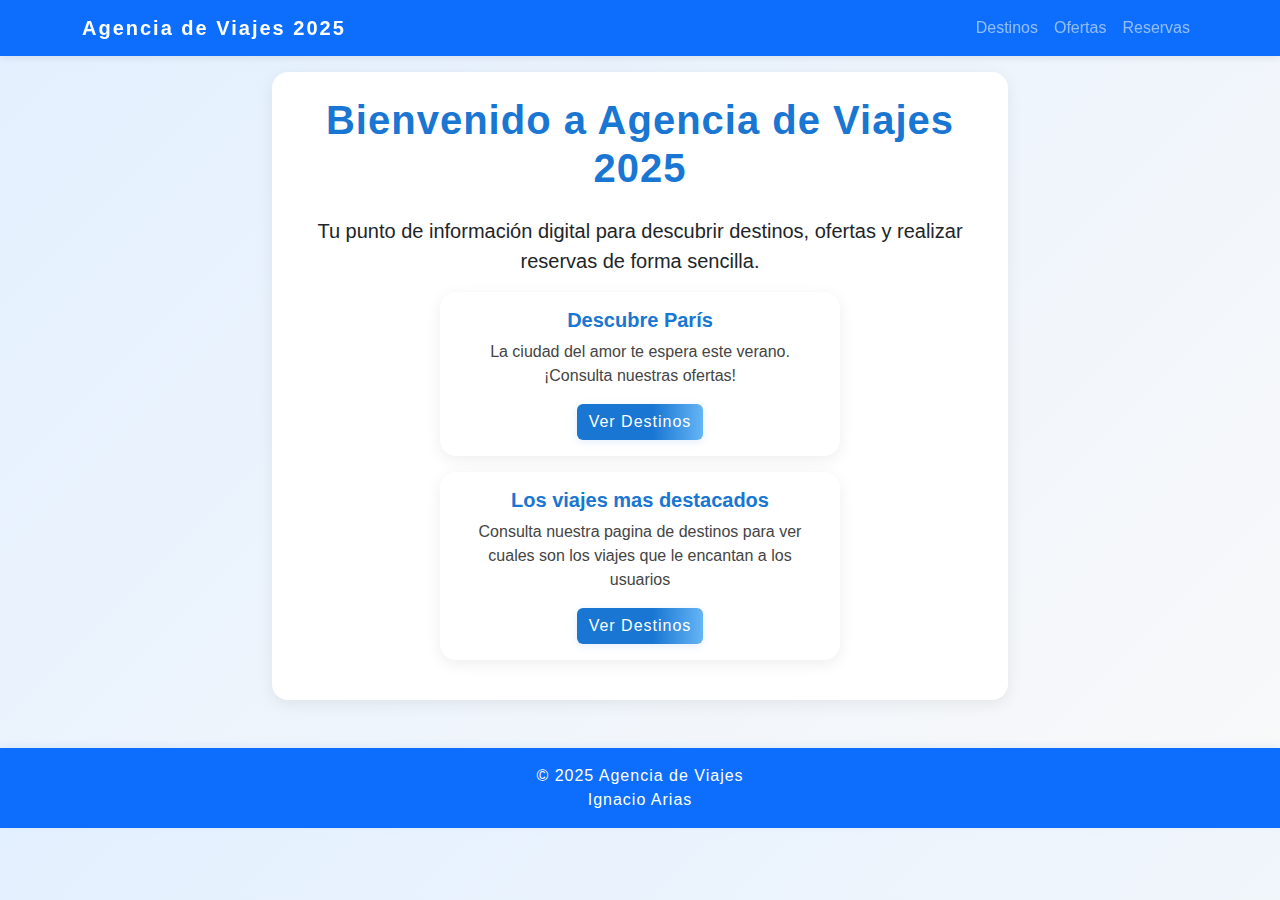
<file: Actividad evaluable/index.html>
<!DOCTYPE html>
<html lang="es">

<head>
    <meta charset="UTF-8">
    <meta name="viewport" content="width=device-width, initial-scale=1">
    <title>Agencia de Viajes 2025</title>
    <link href="https://cdn.jsdelivr.net/npm/bootstrap@5.3.2/dist/css/bootstrap.min.css" rel="stylesheet">
    <link rel="stylesheet" href="css/style.css">
</head>

<body>
    <nav class="navbar navbar-expand-lg navbar-dark bg-primary fixed-top">
        <div class="container">
            <a class="navbar-brand" href="index.html">Agencia de Viajes 2025</a>
            <button class="navbar-toggler" type="button" data-bs-toggle="collapse" data-bs-target="#navbarNav">
                <span class="navbar-toggler-icon"></span>
            </button>
            <div class="collapse navbar-collapse" id="navbarNav">
                <ul class="navbar-nav ms-auto">
                    <li class="nav-item"><a class="nav-link" href="Destinos.html">Destinos</a></li>
                    <li class="nav-item"><a class="nav-link" href="Ofertas.html">Ofertas</a></li>
                    <li class="nav-item"><a class="nav-link" href="Reservas.html">Reservas</a></li>
                </ul>
            </div>
        </div>
    </nav>
    <br>

    <main class="container mt-5">
        <div class="row justify-content-center">
            <div class="col-md-8">
                <div class="card text-center p-4">
                    <h1 class="mb-4">Bienvenido a Agencia de Viajes 2025</h1>
                    <p class="lead">Tu punto de información digital para descubrir destinos, ofertas y realizar reservas
                        de forma sencilla.</p>
                    <!-- Componente visual reutilizable: ejemplo de tarjeta de destino -->
                    <div class="card mb-3 mx-auto" style="max-width: 400px;">
                        <div class="card-body">
                            <h5 class="card-title">Descubre París</h5>
                            <p class="card-text">La ciudad del amor te espera este verano. ¡Consulta nuestras ofertas!
                            </p>
                            <a href="Destinos.html" class="btn btn-primary">Ver Destinos</a>
                        </div>
                    </div>
                    <div class="card mb-3 mx-auto" style="max-width: 400px;">
                        <div class="card-body">
                            <h5 class="card-title">Los viajes mas destacados</h5>
                            <p class="card-text">Consulta nuestra pagina de destinos para ver cuales son los viajes que
                                le encantan a los usuarios</p>
                            <a href="Destinos.html" class="btn btn-primary">Ver Destinos</a>
                        </div>
                    </div>
                </div>

            </div>
        </div>
    </main>

    <footer class="bg-primary text-white text-center py-3 mt-5">
        © 2025 Agencia de Viajes
        <br>
        Ignacio Arias
    </footer>

    <script src="https://cdn.jsdelivr.net/npm/bootstrap@5.3.2/dist/js/bootstrap.bundle.min.js"></script>
</body>

</html>
</file>
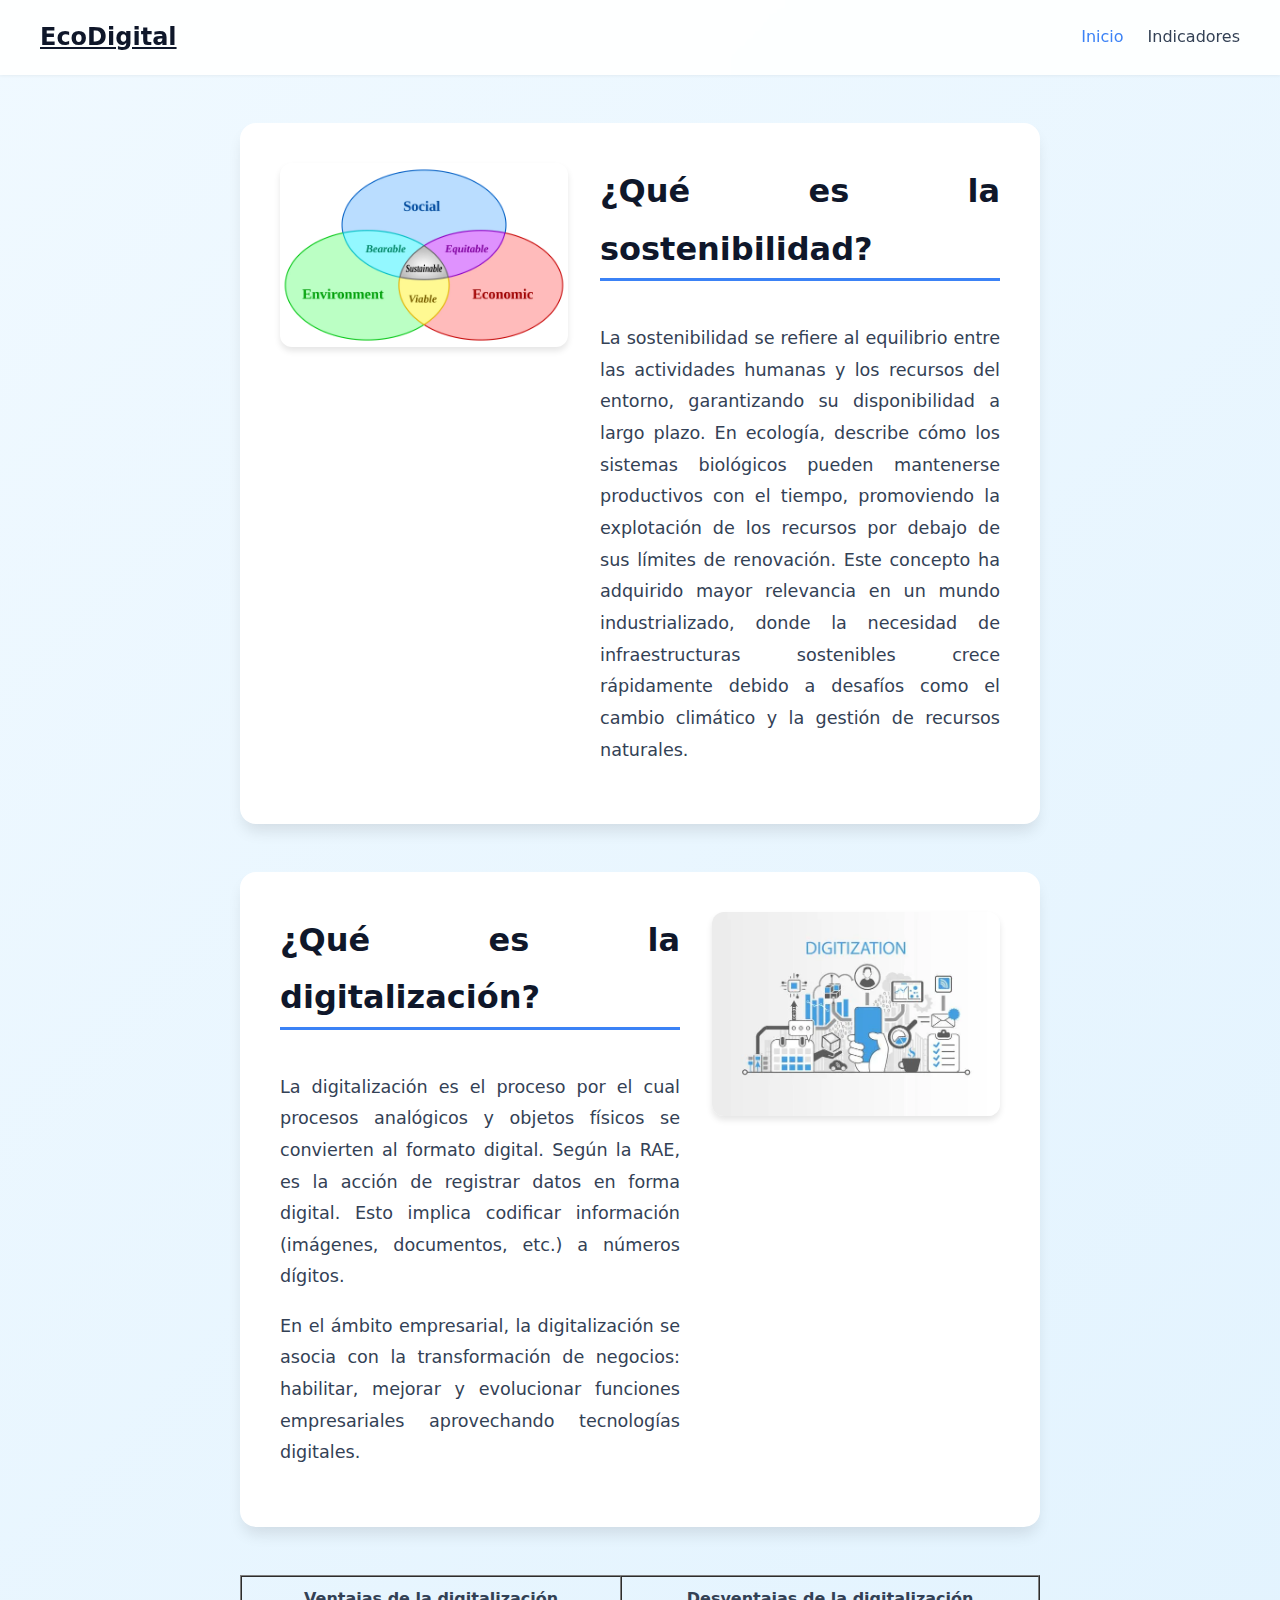
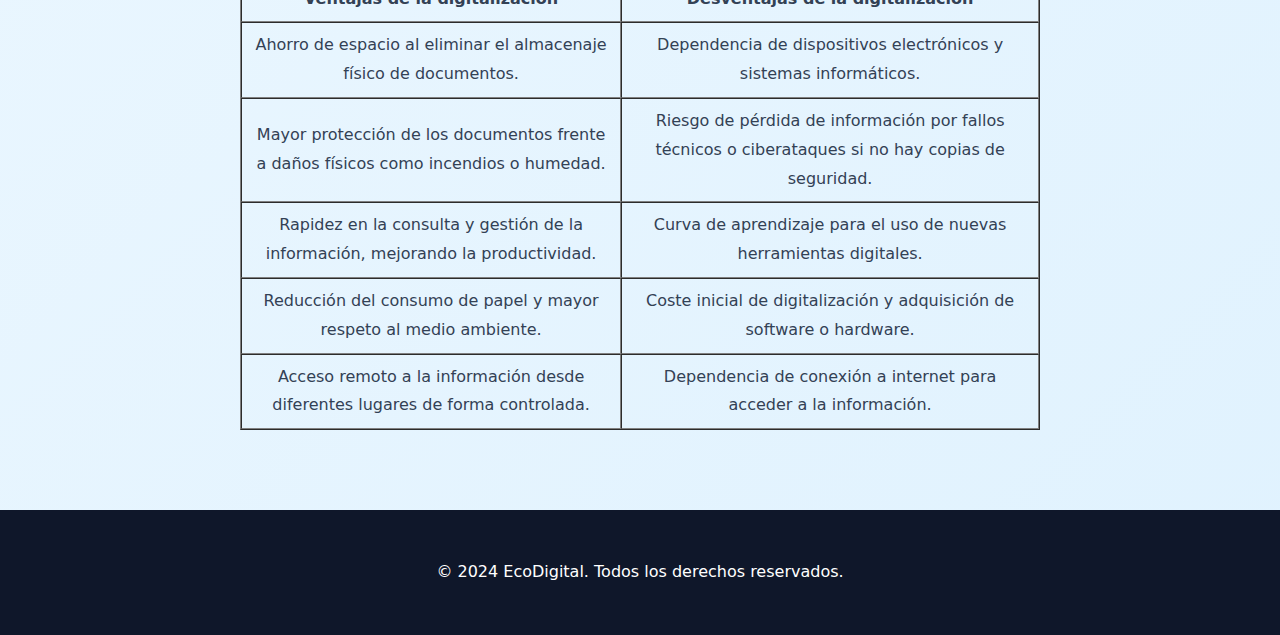
<file: AE2_DI/index.html>
<!DOCTYPE html>
<html lang="en">

<head>
    <meta charset="UTF-8">
    <meta name="viewport" content="width=device-width, initial-scale=1.0">
    <title>EcoDigital - Sostenibilidad y Digitalización</title>
    <link rel="stylesheet" href="css/index.css">
</head>

<body>
    <header>
        <nav>
            <a href="index.html" class="logo">EcoDigital</a>
            <div class="nav-links">
                <a href="index.html" class="nav-link active">Inicio</a>
                <a href="Indicadores.html" class="nav-link">Indicadores</a>
            </div>
        </nav>
    </header>

    <main class="main-content">
        <section>
            <div class="content-block">
                <img src="img/Sostenibilidad.webp" alt="Imagen de Sostenibilidad">
                <div class="content-text">
                    <h2>¿Qué es la sostenibilidad?</h2>
                    <p>
                        La sostenibilidad se refiere al equilibrio entre las actividades humanas y los recursos del
                        entorno,
                        garantizando su disponibilidad a largo plazo. En ecología, describe cómo los sistemas biológicos
                        pueden
                        mantenerse productivos con el tiempo, promoviendo la explotación de los recursos por debajo de
                        sus límites
                        de renovación. Este concepto ha adquirido mayor relevancia en un mundo industrializado, donde la
                        necesidad
                        de infraestructuras sostenibles crece rápidamente debido a desafíos como el cambio climático y
                        la gestión de
                        recursos naturales.
                    </p>
                </div>
            </div>
        </section>

        <section>
            <div class="content-block reverse">
                <img src="img/Digitilazacion.webp" alt="Imagen de Digitalización">
                <div class="content-text">
                    <h2>¿Qué es la digitalización?</h2>
                    <p>
                        La digitalización es el proceso por el cual procesos analógicos y objetos físicos se convierten
                        al formato
                        digital. Según la RAE, es la acción de registrar datos en forma digital. Esto implica codificar
                        información
                        (imágenes, documentos, etc.) a números dígitos.
                    </p>
                    <p>
                        En el ámbito empresarial, la digitalización se asocia con la transformación de negocios:
                        habilitar, mejorar
                        y evolucionar funciones empresariales aprovechando tecnologías digitales.
                    </p>
                </div>
            </div>
        </section>

        <div style="text-align: center; margin-bottom: 2rem;">
            <table border="1" cellpadding="8" cellspacing="0">
                <thead>
                    <tr>
                        <th>Ventajas de la digitalización</th>
                        <th>Desventajas de la digitalización</th>
                    </tr>
                </thead>
                <tbody>
                    <tr>
                        <td>Ahorro de espacio al eliminar el almacenaje físico de documentos.</td>
                        <td>Dependencia de dispositivos electrónicos y sistemas informáticos.</td>
                    </tr>
                    <tr>
                        <td>Mayor protección de los documentos frente a daños físicos como incendios o humedad.</td>
                        <td>Riesgo de pérdida de información por fallos técnicos o ciberataques si no hay copias de
                            seguridad.</td>
                    </tr>
                    <tr>
                        <td>Rapidez en la consulta y gestión de la información, mejorando la productividad.</td>
                        <td>Curva de aprendizaje para el uso de nuevas herramientas digitales.</td>
                    </tr>
                    <tr>
                        <td>Reducción del consumo de papel y mayor respeto al medio ambiente.</td>
                        <td>Coste inicial de digitalización y adquisición de software o hardware.</td>
                    </tr>
                    <tr>
                        <td>Acceso remoto a la información desde diferentes lugares de forma controlada.</td>
                        <td>Dependencia de conexión a internet para acceder a la información.</td>
                    </tr>
                </tbody>
            </table>

        </div>

    </main>

    <footer>
        <p>&copy; 2024 EcoDigital. Todos los derechos reservados.</p>
    </footer>
</body>

</html>
</file>
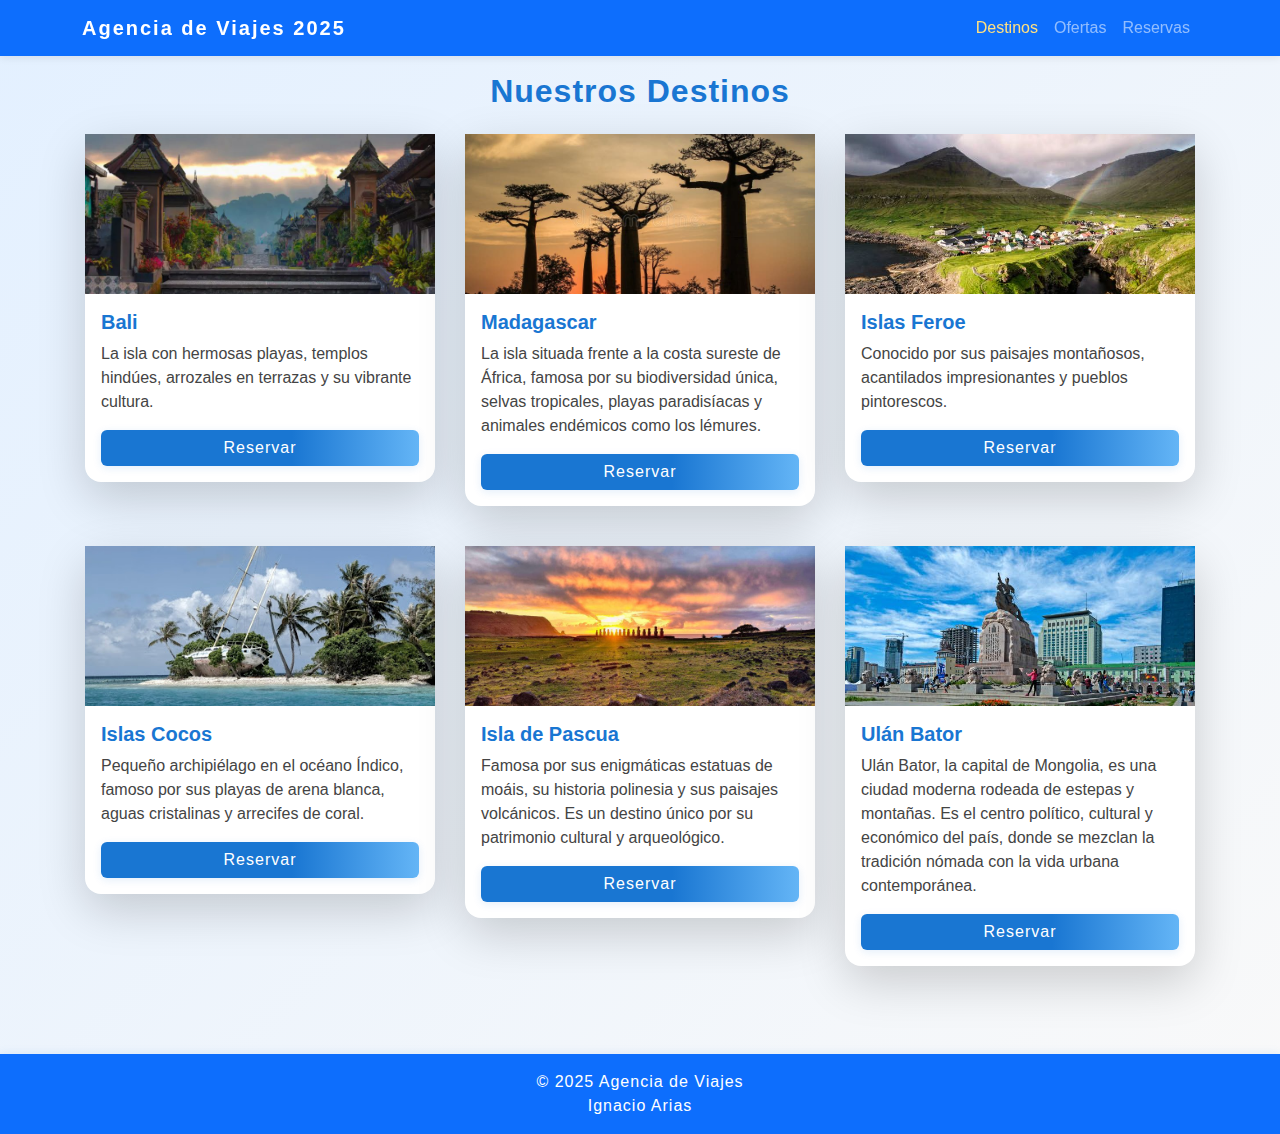
<file: Actividad evaluable/Destinos.html>
<!DOCTYPE html>
<html lang="es">

<head>
    <meta charset="UTF-8">
    <meta name="viewport" content="width=device-width, initial-scale=1">
    <title>Destinos | Agencia de Viajes 2025</title>
    <link href="https://cdn.jsdelivr.net/npm/bootstrap@5.3.2/dist/css/bootstrap.min.css" rel="stylesheet">
    <link rel="stylesheet" href="css/style.css">
</head>

<body>
    <nav class="navbar navbar-expand-lg navbar-dark bg-primary fixed-top">
        <div class="container">
            <a class="navbar-brand" href="index.html">Agencia de Viajes 2025</a>
            <button class="navbar-toggler" type="button" data-bs-toggle="collapse" data-bs-target="#navbarNav">
                <span class="navbar-toggler-icon"></span>
            </button>
            <div class="collapse navbar-collapse" id="navbarNav">
                <ul class="navbar-nav ms-auto">
                    <li class="nav-item"><a class="nav-link active" href="Destinos.html">Destinos</a></li>
                    <li class="nav-item"><a class="nav-link" href="Ofertas.html">Ofertas</a></li>
                    <li class="nav-item"><a class="nav-link" href="Reservas.html">Reservas</a></li>
                </ul>
            </div>
        </div>
    </nav>
    <br>

    <main class="container mt-5">
        <h2 class="text-center mb-4">Nuestros Destinos</h2>
        <div class="row justify-content-center">
            <div class="col-md-4 mb-3">
                <div class="card destino-panel shadow-lg mb-4 mx-auto" style="max-width: 350px;">
                    <img src="img/bali.png" alt="Bali" style="height: 160px; object-fit: cover;">
                    <div class="card-body">
                        <h5 class="card-title">Bali</h5>
                        <p class="card-text">La isla con hermosas playas, templos hindúes, arrozales en terrazas y su
                            vibrante cultura.</p>
                        <a href="Reservas.html" class="btn btn-primary w-100">Reservar</a>
                    </div>
                </div>
            </div>
            <div class="col-md-4 mb-3">
                <div class="card destino-panel shadow-lg mb-4 mx-auto" style="max-width: 350px;">
                    <img src="img/madagascar.png" alt="Madagascar" style="height: 160px; object-fit: cover;">
                    <div class="card-body">
                        <h5 class="card-title">Madagascar</h5>
                        <p class="card-text">La isla situada frente a la costa sureste de África, famosa por su
                            biodiversidad única, selvas tropicales, playas paradisíacas y animales endémicos como los
                            lémures.</p>
                        <a href="Reservas.html" class="btn btn-primary w-100">Reservar</a>
                    </div>
                </div>
            </div>
            <div class="col-md-4 mb-3">
                <div class="card destino-panel shadow-lg mb-4 mx-auto" style="max-width: 350px;">
                    <img src="img/Islas Feroe.png" alt="Islas Feroe" style="height: 160px; object-fit: cover;">
                    <div class="card-body">
                        <h5 class="card-title">Islas Feroe</h5>
                        <p class="card-text">Conocido por sus paisajes montañosos, acantilados impresionantes y pueblos
                            pintorescos.</p>
                        <a href="Reservas.html" class="btn btn-primary w-100">Reservar</a>
                    </div>
                </div>
            </div>
            <div class="col-md-4 mb-3">
                <div class="card destino-panel shadow-lg mb-4 mx-auto" style="max-width: 350px;">
                    <img src="img/islasCocos.png" alt="islasCocos" style="height: 160px; object-fit: cover;">
                    <div class="card-body">
                        <h5 class="card-title">Islas Cocos</h5>
                        <p class="card-text">Pequeño archipiélago en el océano Índico, famoso por sus playas de arena blanca, aguas cristalinas y arrecifes de coral.</p>
                        <a href="Reservas.html" class="btn btn-primary w-100">Reservar</a>
                    </div>
                </div>
            </div>
            <div class="col-md-4 mb-3">
                <div class="card destino-panel shadow-lg mb-4 mx-auto" style="max-width: 350px;">
                    <img src="img/isla de pascua.png" alt="Isla de Pascua" style="height: 160px; object-fit: cover;">
                    <div class="card-body">
                        <h5 class="card-title">Isla de Pascua</h5>
                        <p class="card-text">Famosa por sus enigmáticas estatuas de moáis, su historia polinesia y sus paisajes volcánicos. Es un destino único por su patrimonio cultural y arqueológico.</p>
                        <a href="Reservas.html" class="btn btn-primary w-100">Reservar</a>
                    </div>
                </div>
            </div>
            <div class="col-md-4 mb-3">
                <div class="card destino-panel shadow-lg mb-4 mx-auto" style="max-width: 350px;">
                    <img src="img/Ulán Bator.png" alt="Ulán Bator" style="height: 160px; object-fit: cover;">
                    <div class="card-body">
                        <h5 class="card-title">Ulán Bator</h5>
                        <p class="card-text">Ulán Bator, la capital de Mongolia, es una ciudad moderna rodeada de estepas y montañas. Es el centro político, cultural y económico del país, donde se mezclan la tradición nómada con la vida urbana contemporánea.</p>
                        <a href="Reservas.html" class="btn btn-primary w-100">Reservar</a>
                    </div>
                </div>
            </div>
        </div>
    </main>

    <footer class="bg-primary text-white text-center py-3 mt-5">
        © 2025 Agencia de Viajes
        <br>
        Ignacio Arias
    </footer>

    <script src="https://cdn.jsdelivr.net/npm/bootstrap@5.3.2/dist/js/bootstrap.bundle.min.js"></script>
</body>

</html>
</file>
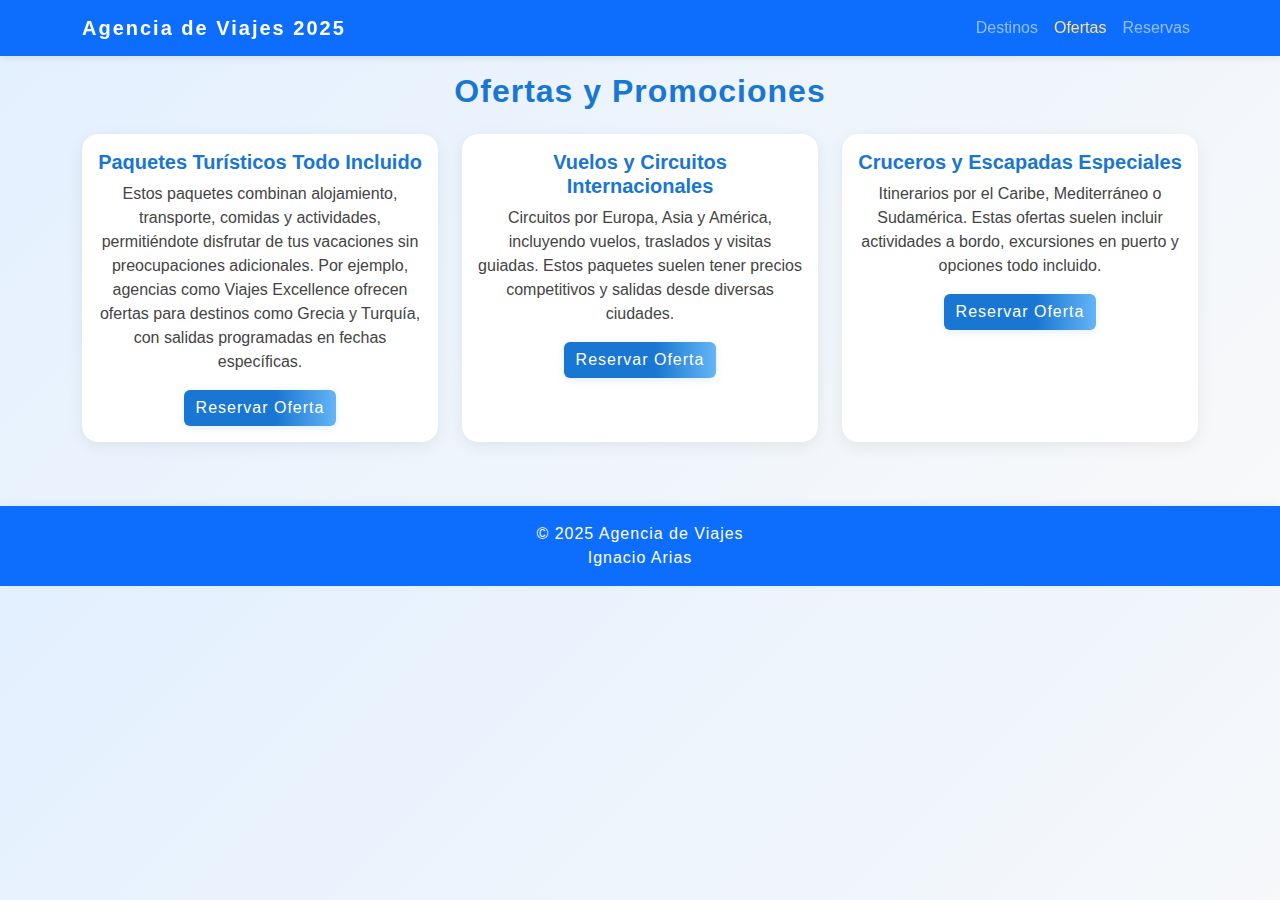
<file: Actividad evaluable/Ofertas.html>
<!DOCTYPE html>
<html lang="es">
<head>
  <meta charset="UTF-8">
  <meta name="viewport" content="width=device-width, initial-scale=1">
  <title>Ofertas | Agencia de Viajes 2025</title>
  <link href="https://cdn.jsdelivr.net/npm/bootstrap@5.3.2/dist/css/bootstrap.min.css" rel="stylesheet">
  <link rel="stylesheet" href="css/style.css">
</head>
<body>
    <nav class="navbar navbar-expand-lg navbar-dark bg-primary fixed-top">
    <div class="container">
      <a class="navbar-brand" href="index.html">Agencia de Viajes 2025</a>
      <button class="navbar-toggler" type="button" data-bs-toggle="collapse" data-bs-target="#navbarNav">
        <span class="navbar-toggler-icon"></span>
      </button>
      <div class="collapse navbar-collapse" id="navbarNav">
        <ul class="navbar-nav ms-auto">
          <li class="nav-item"><a class="nav-link" href="Destinos.html">Destinos</a></li>
          <li class="nav-item"><a class="nav-link active" href="Ofertas.html">Ofertas</a></li>
          <li class="nav-item"><a class="nav-link" href="Reservas.html">Reservas</a></li>
        </ul>
      </div>
    </div>
  </nav>
      <br>


  <main class="container mt-5">
    <h2 class="text-center mb-4">Ofertas y Promociones</h2>
    <div class="row justify-content-center">
      <div class="col-md-4 mb-3">
        <div class="card h-100 text-center">
          <div class="card-body">
            <h5 class="card-title">Paquetes Turísticos Todo Incluido    </h5>
            <p class="card-text">Estos paquetes combinan alojamiento, transporte, comidas y actividades, permitiéndote disfrutar de tus vacaciones sin preocupaciones adicionales. Por ejemplo, agencias como Viajes Excellence ofrecen ofertas para destinos como Grecia y Turquía, con salidas programadas en fechas específicas.</p>
            <a href="Reservas.html" class="btn btn-primary">Reservar Oferta</a>
          </div>
        </div>
      </div>
      <div class="col-md-4 mb-3">
        <div class="card h-100 text-center">
          <div class="card-body">
            <h5 class="card-title">Vuelos y Circuitos Internacionales</h5>
            <p class="card-text">Circuitos por Europa, Asia y América, incluyendo vuelos, traslados y visitas guiadas. Estos paquetes suelen tener precios competitivos y salidas desde diversas ciudades.</p>
            <a href="Reservas.html" class="btn btn-primary">Reservar Oferta</a>
          </div>
        </div>
      </div>
      <div class="col-md-4 mb-3">
        <div class="card h-100 text-center">
          <div class="card-body">
            <h5 class="card-title">Cruceros y Escapadas Especiales</h5>
            <p class="card-text">Itinerarios por el Caribe, Mediterráneo o Sudamérica. Estas ofertas suelen incluir actividades a bordo, excursiones en puerto y opciones todo incluido.</p>
            <a href="Reservas.html" class="btn btn-primary">Reservar Oferta</a>
          </div>
        </div>
      </div>
    </div>
  </main>

  <footer class="bg-primary text-white text-center py-3 mt-5">
    © 2025 Agencia de Viajes
    <br>
    Ignacio Arias
  </footer>

  <script src="https://cdn.jsdelivr.net/npm/bootstrap@5.3.2/dist/js/bootstrap.bundle.min.js"></script>
</body>
</html>
</file>
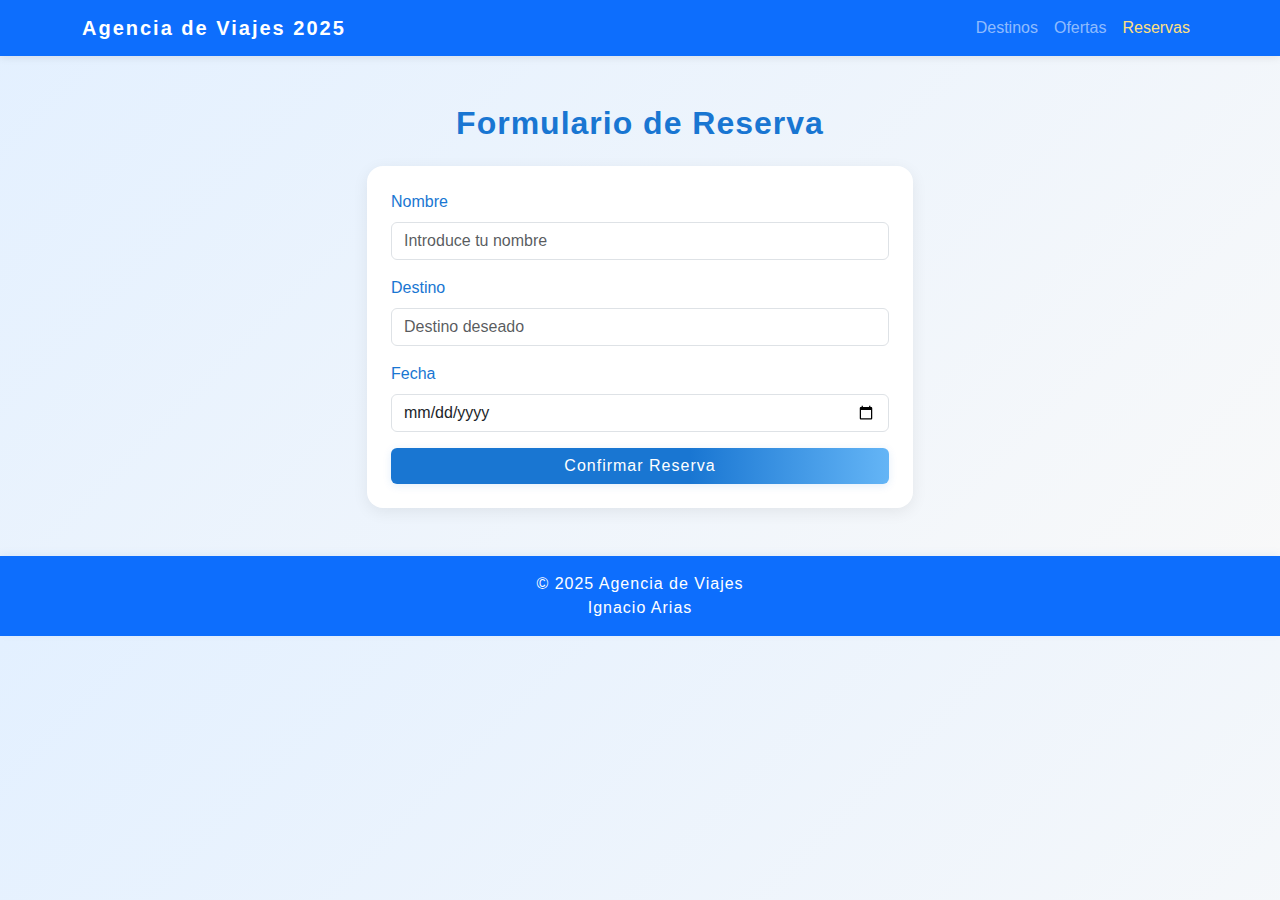
<file: Actividad evaluable/Reservas.html>
<!DOCTYPE html>
<html lang="es">
<head>
  <meta charset="UTF-8">
  <meta name="viewport" content="width=device-width, initial-scale=1">
  <title>Reservas | Agencia de Viajes 2025</title>
  <link href="https://cdn.jsdelivr.net/npm/bootstrap@5.3.2/dist/css/bootstrap.min.css" rel="stylesheet">
  <link rel="stylesheet" href="css/style.css">
</head>
<body>

    <nav class="navbar navbar-expand-lg navbar-dark bg-primary">
    <div class="container">
      <a class="navbar-brand" href="index.html">Agencia de Viajes 2025</a>
      <button class="navbar-toggler" type="button" data-bs-toggle="collapse" data-bs-target="#navbarNav">
        <span class="navbar-toggler-icon"></span>
      </button>
      <div class="collapse navbar-collapse" id="navbarNav">
        <ul class="navbar-nav ms-auto">
          <li class="nav-item"><a class="nav-link" href="Destinos.html">Destinos</a></li>
          <li class="nav-item"><a class="nav-link" href="Ofertas.html">Ofertas</a></li>
          <li class="nav-item"><a class="nav-link active" href="Reservas.html">Reservas</a></li>
        </ul>
      </div>
    </div>
  </nav>

  <main class="container mt-5">
    <h2 class="text-center mb-4">Formulario de Reserva</h2>
    <div class="row justify-content-center">
      <div class="col-md-6">
        <div class="card p-4">
          <form>
            <div class="mb-3">
              <label for="nombre" class="form-label">Nombre</label>
              <input type="text" class="form-control" id="nombre" placeholder="Introduce tu nombre">
            </div>
            <div class="mb-3">
              <label for="destino" class="form-label">Destino</label>
              <input type="text" class="form-control" id="destino" placeholder="Destino deseado">
            </div>
            <div class="mb-3">
              <label for="fecha" class="form-label">Fecha</label>
              <input type="date" class="form-control" id="fecha">
            </div>
            <button type="submit" class="btn btn-primary w-100" onclick="mostrarAlerta(event)">Confirmar Reserva</button>
          </form>
        </div>
      </div>
    </div>
  </main>

  <footer class="bg-primary text-white text-center py-3 mt-5">
    © 2025 Agencia de Viajes
    <br>
    Ignacio Arias
  </footer>

  <script src="https://cdn.jsdelivr.net/npm/bootstrap@5.3.2/dist/js/bootstrap.bundle.min.js"></script>
  <script>
    function mostrarAlerta(e) {
    e.preventDefault();
    alert('¡Reserva realizada con éxito!');
  }
  </script>
</body>
</html>
</file>
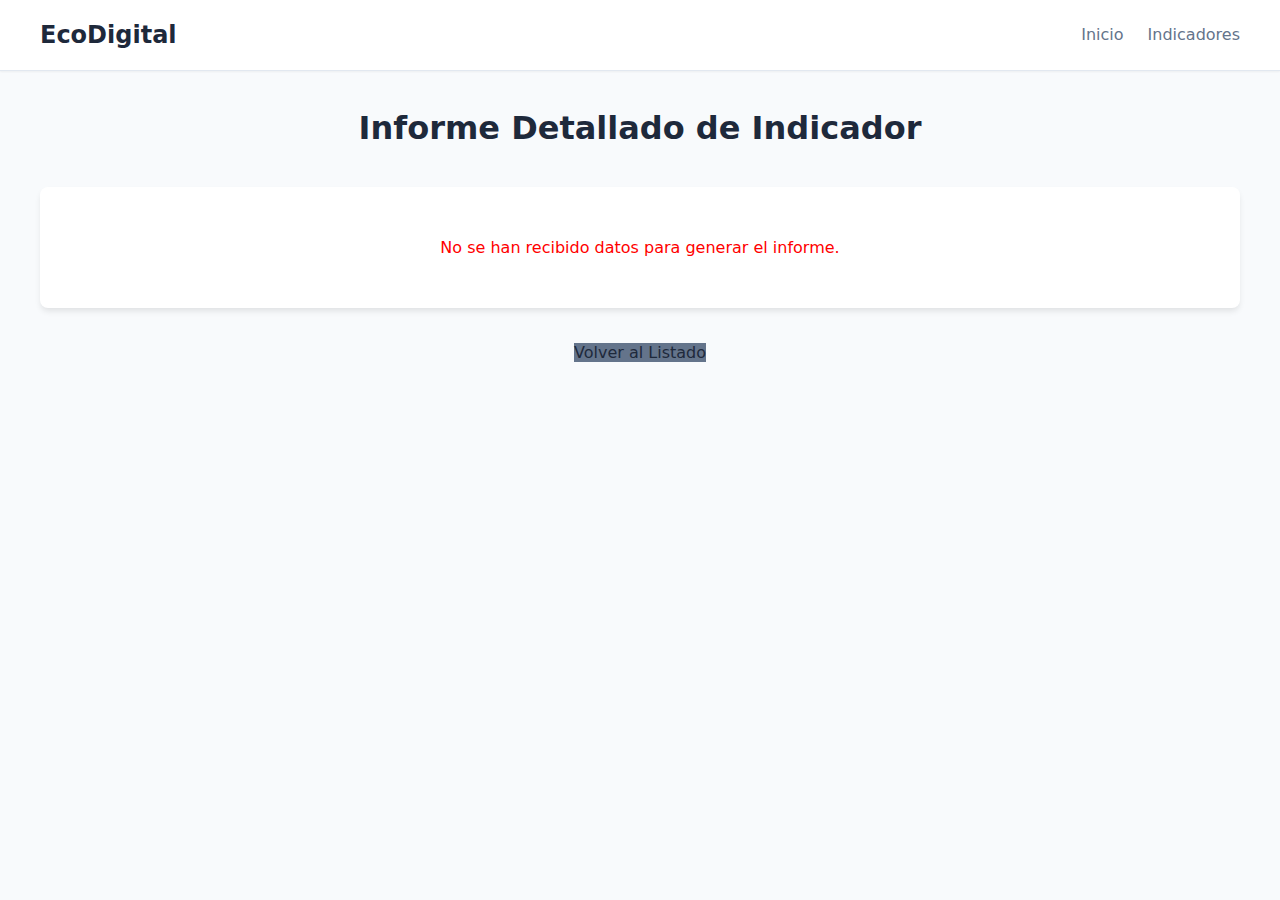
<file: AE2_DI/informe.html>
<!DOCTYPE html>
<html lang="es">

<head>
    <meta charset="UTF-8">
    <meta name="viewport" content="width=device-width, initial-scale=1.0">
    <title>Informe - EcoDigital</title>
    <link rel="stylesheet" href="css/styles.css">
</head>

<body>
    <header>
        <nav>
            <a href="index.html" class="logo">EcoDigital</a>
            <div class="nav-links">
                <a href="index.html" class="nav-link">Inicio</a>
                <a href="Indicadores.html" class="nav-link">Indicadores</a>
            </div>
        </nav>
    </header>

    <div class="container">
        <h1>Informe Detallado de Indicador</h1>

        <div id="report-content"
            style="background: white; padding: 2rem; border-radius: 8px; box-shadow: 0 4px 6px -1px rgba(0,0,0,0.1);">
            <p style="color: #64748b; font-style: italic;">Cargando datos del informe...</p>
        </div>

        <div style="margin-top: 2rem; text-align: center;">
            <a href="Indicadores.html" class="cta-button" style="background-color: #64748b;">Volver al Listado</a>
        </div>
    </div>

    <script>
        document.addEventListener('DOMContentLoaded', () => {
            const params = new URLSearchParams(window.location.search);
            const reportContent = document.getElementById('report-content');

            if (!params.has('id')) {
                reportContent.innerHTML = '<p style="color: red; text-align: center;">No se han recibido datos para generar el informe.</p>';
                return;
            }

            // Mapeo de campos a etiquetas legibles
            const labels = {
                id: 'ID del Indicador',
                nombre: 'Nombre',
                tipo: 'Tipo',
                categoria: 'Categoría',
                descripcion: 'Descripción',
                valor: 'Valor Registrado',
                unidad: 'Unidad de Medida',
                fecha: 'Fecha de Registro',
                ambito: 'Ámbito'
            };

            let html = '<div style="display: grid; grid-template-columns: 1fr; gap: 1.5rem;">';

            // Recorremos los parámetros y generamos el HTML
            // Orden preferido de visualización
            const order = ['nombre', 'valor', 'unidad', 'tipo', 'categoria', 'ambito', 'fecha', 'descripcion', 'id'];

            order.forEach(key => {
                const value = params.get(key) || '-';
                const label = labels[key] || key;

                // Estilo especial para ciertos campos
                let valueStyle = 'font-size: 1.1rem; color: #1e293b;';
                if (key === 'nombre') valueStyle = 'font-size: 1.5rem; font-weight: bold; color: #2563eb;';
                if (key === 'valor') valueStyle = 'font-size: 2rem; font-weight: 800; color: #0d9488;';

                html += `
                    <div style="border-bottom: 1px solid #e2e8f0; padding-bottom: 0.5rem;">
                        <span style="display: block; font-size: 0.85rem; color: #64748b; text-transform: uppercase; letter-spacing: 0.05em; margin-bottom: 4px;">${label}</span>
                        <div style="${valueStyle}">${value} ${(key === 'valor' && params.get('unidad')) ? '<span style="font-size: 1rem; color: #64748b;">' + params.get('unidad') + '</span>' : ''}</div>
                    </div>
                `;
            });

            html += '</div>';
            reportContent.innerHTML = html;
        });
    </script>

</body>

</html>
</file>
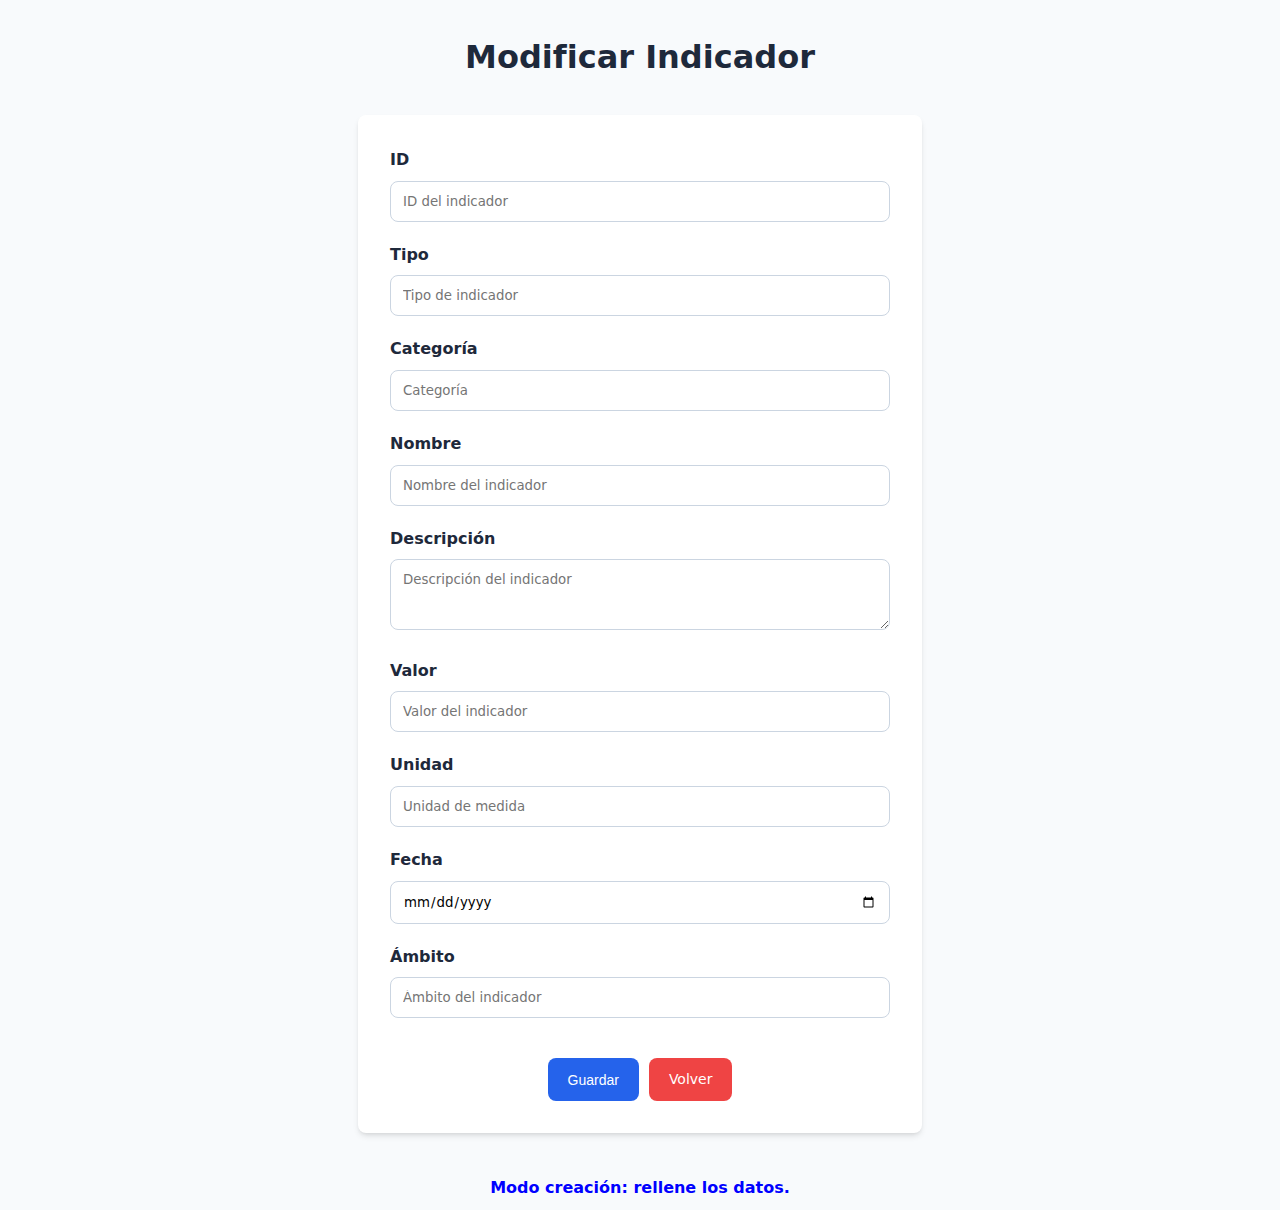
<file: AE2_DI/modificar_indicador.html>
<!DOCTYPE html>
<html lang="es">

<head>
  <meta charset="UTF-8">
  <meta name="viewport" content="width=device-width, initial-scale=1.0">
  <title>Modificar Indicador</title>
  <link rel="stylesheet" href="css/styles.css">
</head>

<body>

  <div class="container">
    <h1>Modificar Indicador</h1>

    <form id="indicadorForm">
      <label for="id">ID</label>
      <input type="text" id="id" name="id" placeholder="ID del indicador" readonly />

      <label for="tipo">Tipo</label>
      <input type="text" id="tipo" name="tipo" placeholder="Tipo de indicador" required />

      <label for="categoria">Categoría</label>
      <input type="text" id="categoria" name="categoria" placeholder="Categoría" required />

      <label for="nombre">Nombre</label>
      <input type="text" id="nombre" name="nombre" placeholder="Nombre del indicador" required />

      <label for="descripcion">Descripción</label>
      <textarea id="descripcion" name="descripcion" placeholder="Descripción del indicador" rows="3"
        required></textarea>

      <label for="valor">Valor</label>
      <input type="text" id="valor" name="valor" placeholder="Valor del indicador" required />

      <label for="unidad">Unidad</label>
      <input type="text" id="unidad" name="unidad" placeholder="Unidad de medida" required />

      <label for="fecha">Fecha</label>
      <input type="date" id="fecha" name="fecha" required />

      <label for="ambito">Ámbito</label>
      <input type="text" id="ambito" name="ambito" placeholder="Ámbito del indicador" required />

      <div style="display: flex; gap: 10px; justify-content: center; margin-top: 20px;">
        <button type="button" onclick="guardarIndicador()" class="btn btn-primary">Guardar</button>
        <a href="Indicadores.html" class="btn btn-danger">Volver</a>
      </div>
    </form>
  </div>


  <div class="message" id="message"></div>

  <script>
    // Lee 'id' desde la query string y, si existe, rellena el formulario
    async function init() {
      const params = new URLSearchParams(window.location.search);
      const id = params.get('id');
      const msg = document.getElementById('message');

      if (id) {
        const inputs = document.querySelectorAll('input, textarea, select');
        inputs.forEach(input => {
          if (params.has(input.name)) {
            let val = params.get(input.name);
            // Ajustar formato de fecha si es necesario (YYYY-MM-DD)
            if (input.type === 'date' && val && val.length > 10) {
              val = val.substring(0, 10);
            }
            input.value = val;
          }
        });

        document.getElementById('id').readOnly = true;
        msg.textContent = 'Datos cargados para modificación.';
        msg.style.color = 'green';

      } else {
        msg.textContent = 'Modo creación: rellene los datos.';
        msg.style.color = 'blue';
      }
    }

    // Enviar formulario: POST para nuevo, PUT para actualizar si hay id
    async function guardarIndicador() {
      const form = document.getElementById("indicadorForm");
      const formData = new FormData(form);
      const indicador = {};

      formData.forEach((value, key) => {
        indicador[key] = value;
      });

      try {
        const response = await fetch("http://localhost:8081/indicador/nuevo", {
          method: "POST",
          headers: {
            "Content-Type": "application/json"
          },
          body: JSON.stringify(indicador)
        });

        if (response.ok) {
          document.getElementById("message").textContent = "Indicador añadido con éxito.";
          document.getElementById("message").style.color = "green";
          form.reset();
        } else {
          const error = await response.text();
          document.getElementById("message").textContent = "Error al añadir indicador: " + error;
          document.getElementById("message").style.color = "red";
        }

      } catch (error) {
        document.getElementById("message").textContent = "Error de red: " + error.message;
        document.getElementById("message").style.color = "red";
      }
    }
    window.addEventListener('DOMContentLoaded', init);
  </script>

</body>

</html>
</file>
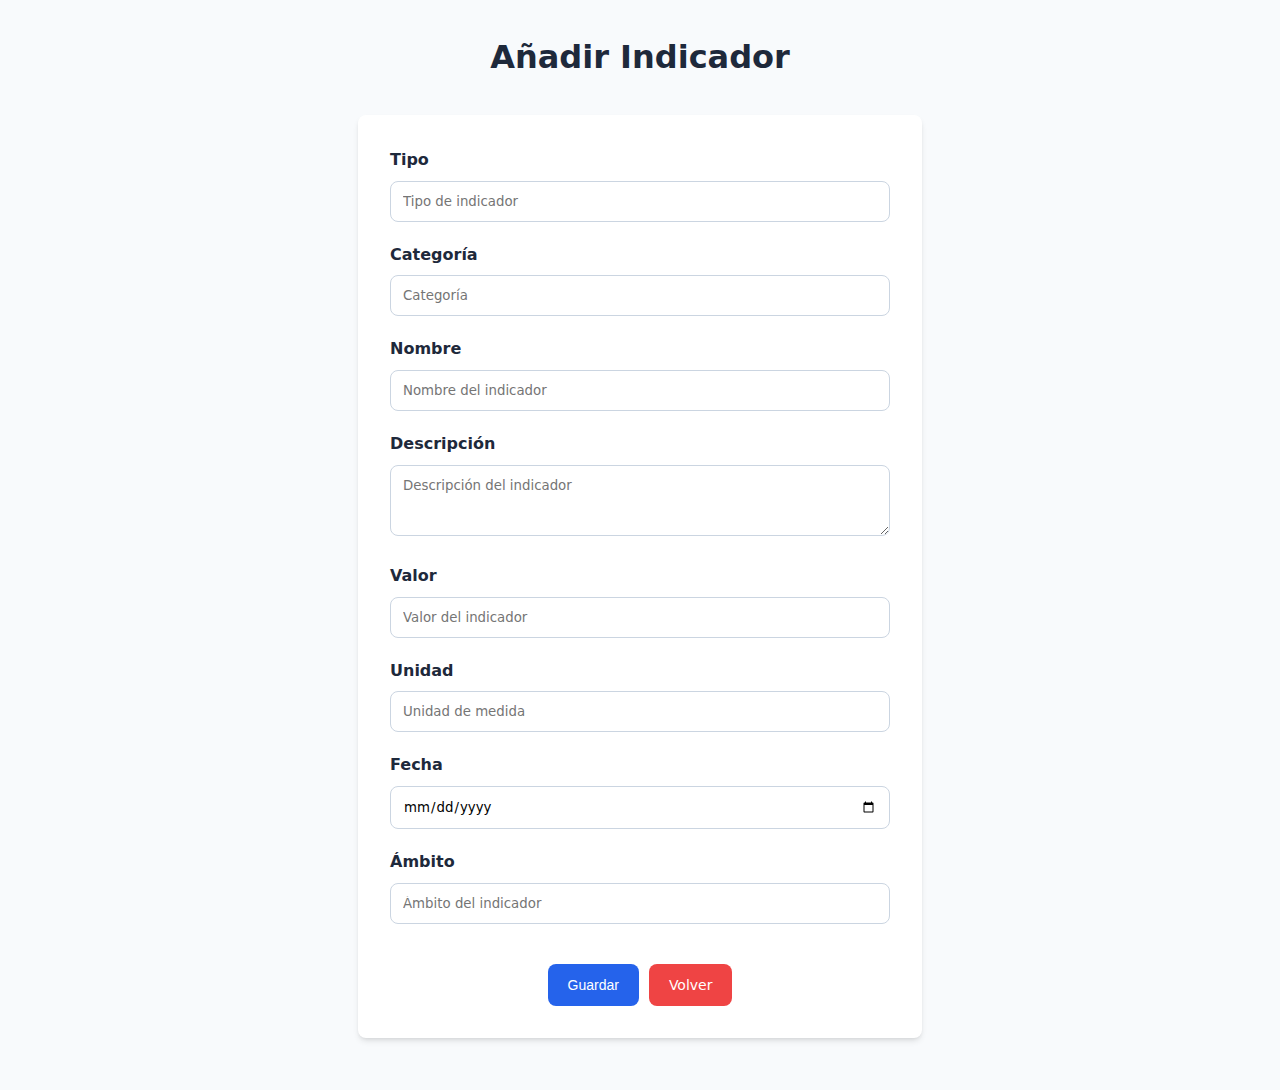
<file: AE2_DI/nuevo_indicador.html>
<!DOCTYPE html>
<html lang="es">

<head>
  <meta charset="UTF-8">
  <meta name="viewport" content="width=device-width, initial-scale=1.0">
  <title>Añadir Indicador</title>
  <link rel="stylesheet" href="css/styles.css">
</head>

<body>
  <div class="container">
    <h1>Añadir Indicador</h1>

    <form id="indicadorForm">
      <label for="tipo">Tipo</label>
      <input type="text" id="tipo" name="tipo" placeholder="Tipo de indicador" required />

      <label for="categoria">Categoría</label>
      <input type="text" id="categoria" name="categoria" placeholder="Categoría" required />

      <label for="nombre">Nombre</label>
      <input type="text" id="nombre" name="nombre" placeholder="Nombre del indicador" required />

      <label for="descripcion">Descripción</label>
      <textarea id="descripcion" name="descripcion" placeholder="Descripción del indicador" rows="3"
        required></textarea>

      <label for="valor">Valor</label>
      <input type="text" id="valor" name="valor" placeholder="Valor del indicador" required />

      <label for="unidad">Unidad</label>
      <input type="text" id="unidad" name="unidad" placeholder="Unidad de medida" required />

      <label for="fecha">Fecha</label>
      <input type="date" id="fecha" name="fecha" required />

      <label for="ambito">Ámbito</label>
      <input type="text" id="ambito" name="ambito" placeholder="Ámbito del indicador" required />

      <div style="display: flex; gap: 10px; justify-content: center; margin-top: 20px;">
        <button type="button" onclick="guardarIndicador()" class="btn btn-primary">Guardar</button>
        <a href="Indicadores.html" class="btn btn-danger">Volver</a>
      </div>
    </form>
  </div>

  <div class="message" id="message"></div>

  <script>
    async function guardarIndicador() {
      const form = document.getElementById("indicadorForm");
      const formData = new FormData(form);
      const indicador = {};

      formData.forEach((value, key) => {
        indicador[key] = value;
      });

      try {
        const response = await fetch("http://localhost:8081/indicador/nuevo", {
          method: "POST",
          headers: {
            "Content-Type": "application/json"
          },
          body: JSON.stringify(indicador)
        });

        if (response.ok) {
          document.getElementById("message").textContent = "Indicador añadido con éxito.";
          document.getElementById("message").style.color = "green";
          form.reset();
        } else {
          const error = await response.text();
          document.getElementById("message").textContent = "Error al añadir indicador: " + error;
          document.getElementById("message").style.color = "red";
        }

      } catch (error) {
        document.getElementById("message").textContent = "Error de red: " + error.message;
        document.getElementById("message").style.color = "red";
      }
    }
  </script>

</body>

</html>
</file>
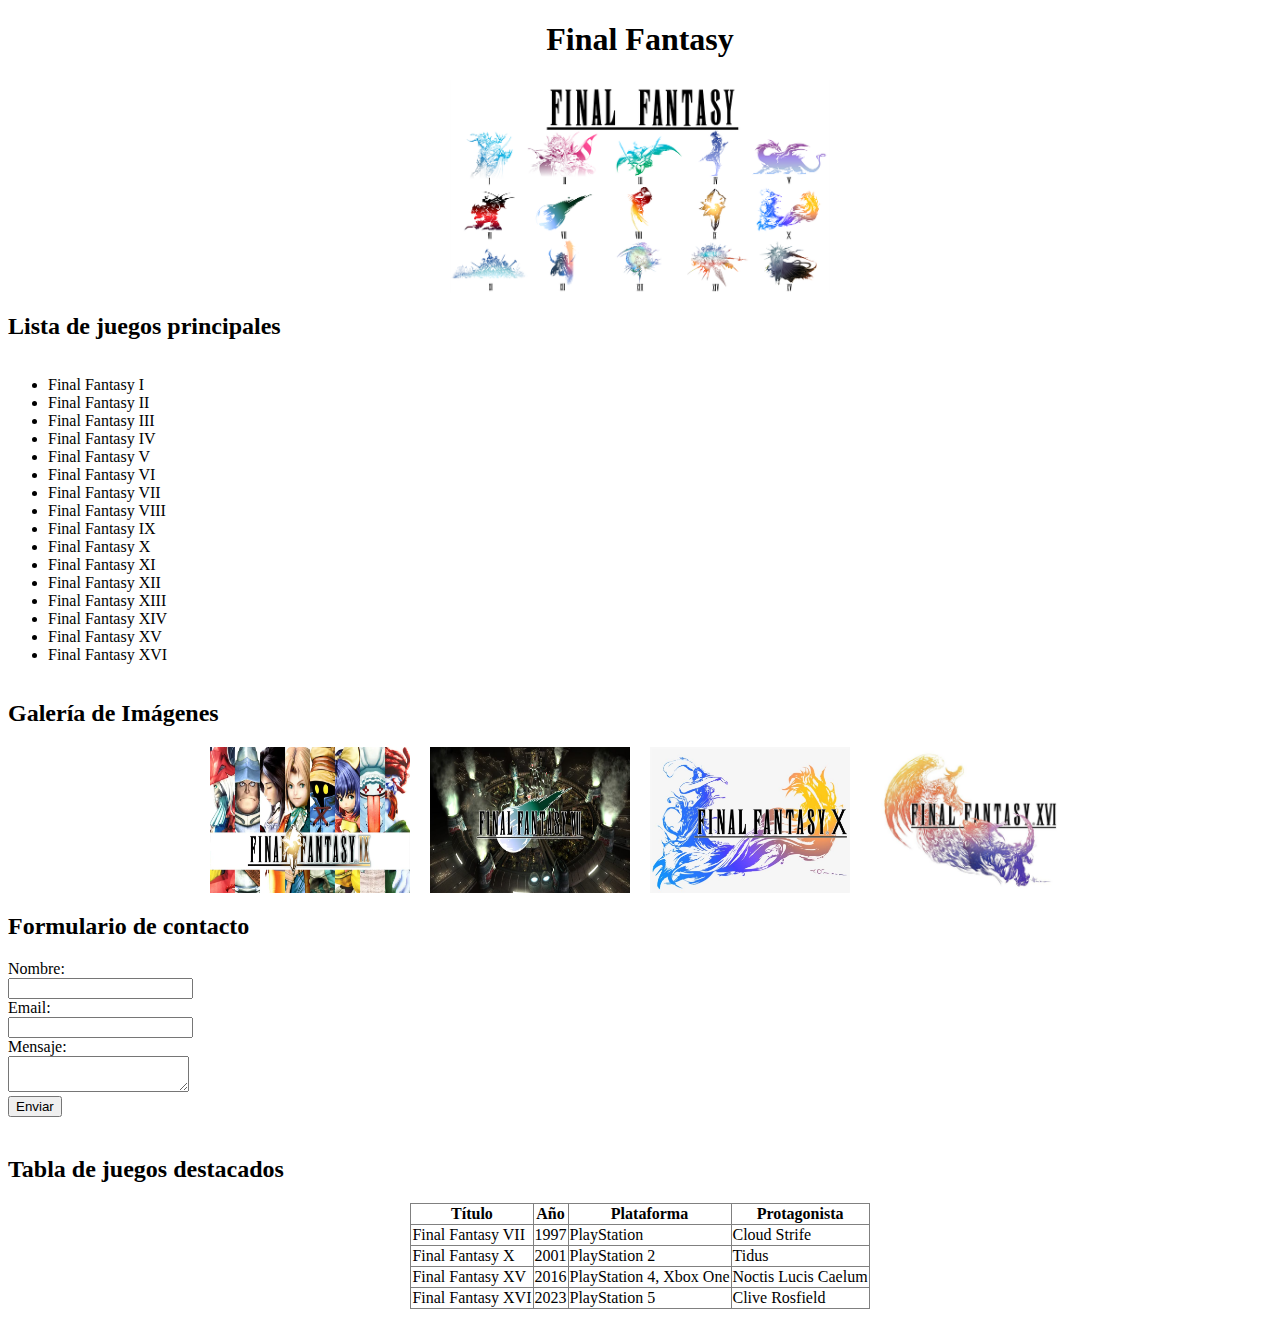
<file: Ej1/Finalfantasy.html>
<!DOCTYPE html>
<html lang="en">
<head>
    <meta charset="UTF-8">
    <meta name="viewport" content="width=device-width, initial-scale=1.0">
    <title>Document</title>
    <style>
        h1{
            text-align: center;
        }
    </style>
</head>
<body >
    <h1>Final Fantasy</h1>
    <div style="display: flex; justify-content: center; gap: 20px; flex-wrap: wrap;">
        <img src="FFLogo.png" alt="FF Logo" width="30%">
    </div>

    <h2>Lista de juegos principales</h2>
    <ul style="display:inline-block; text-align:left;">
        <li>Final Fantasy I</li>
        <li>Final Fantasy II</li>
        <li>Final Fantasy III</li>
        <li>Final Fantasy IV</li>
        <li>Final Fantasy V</li>
        <li>Final Fantasy VI</li>
        <li>Final Fantasy VII</li>
        <li>Final Fantasy VIII</li>
        <li>Final Fantasy IX</li>
        <li>Final Fantasy X</li>
        <li>Final Fantasy XI</li>
        <li>Final Fantasy XII</li>
        <li>Final Fantasy XIII</li>
        <li>Final Fantasy XIV</li>
        <li>Final Fantasy XV</li>
        <li>Final Fantasy XVI</li>
    </ul>

    <h2>Galería de Imágenes</h2>
    <div style="display: flex; justify-content: center; gap: 20px; flex-wrap: wrap;">
        <img src="FF.jpg" alt="FFIX Logo" width="200">
        <img src="FF7.png" alt="FF VII" width="200">
        <img src="FF10.png" alt="FF X" width="200">
        <img src="ff16.png" alt="FF XVI" width="200">
    </div>
    

    <h2>Formulario de contacto</h2>
    <form style="display:inline-block; text-align:left; margin-bottom:20px;">
        <label for="nombre">Nombre:</label><br>
        <input type="text" id="nombre" name="nombre"><br>
        <label for="email">Email:</label><br>
        <input type="email" id="email" name="email"><br>
        <label for="mensaje">Mensaje:</label><br>
        <textarea id="mensaje" name="mensaje"></textarea><br>
        <input type="submit" value="Enviar">
    </form>

    <!-- 6. Tabla con datos de Final Fantasy -->
    <h2>Tabla de juegos destacados</h2>
    <table border="1" style="margin: 0 auto; border-collapse: collapse;">
        <tr>
            <th>Título</th>
            <th>Año</th>
            <th>Plataforma</th>
            <th>Protagonista</th>
        </tr>
        <tr>
            <td>Final Fantasy VII</td>
            <td>1997</td>
            <td>PlayStation</td>
            <td>Cloud Strife</td>
        </tr>
        <tr>
            <td>Final Fantasy X</td>
            <td>2001</td>
            <td>PlayStation 2</td>
            <td>Tidus</td>
        </tr>
        <tr>
            <td>Final Fantasy XV</td>
            <td>2016</td>
            <td>PlayStation 4, Xbox One</td>
            <td>Noctis Lucis Caelum</td>
        </tr>
        <tr>
            <td>Final Fantasy XVI</td>
            <td>2023</td>
            <td>PlayStation 5</td>
            <td>Clive Rosfield</td>
        </tr>
    </table>
</body>
</html>
</file>
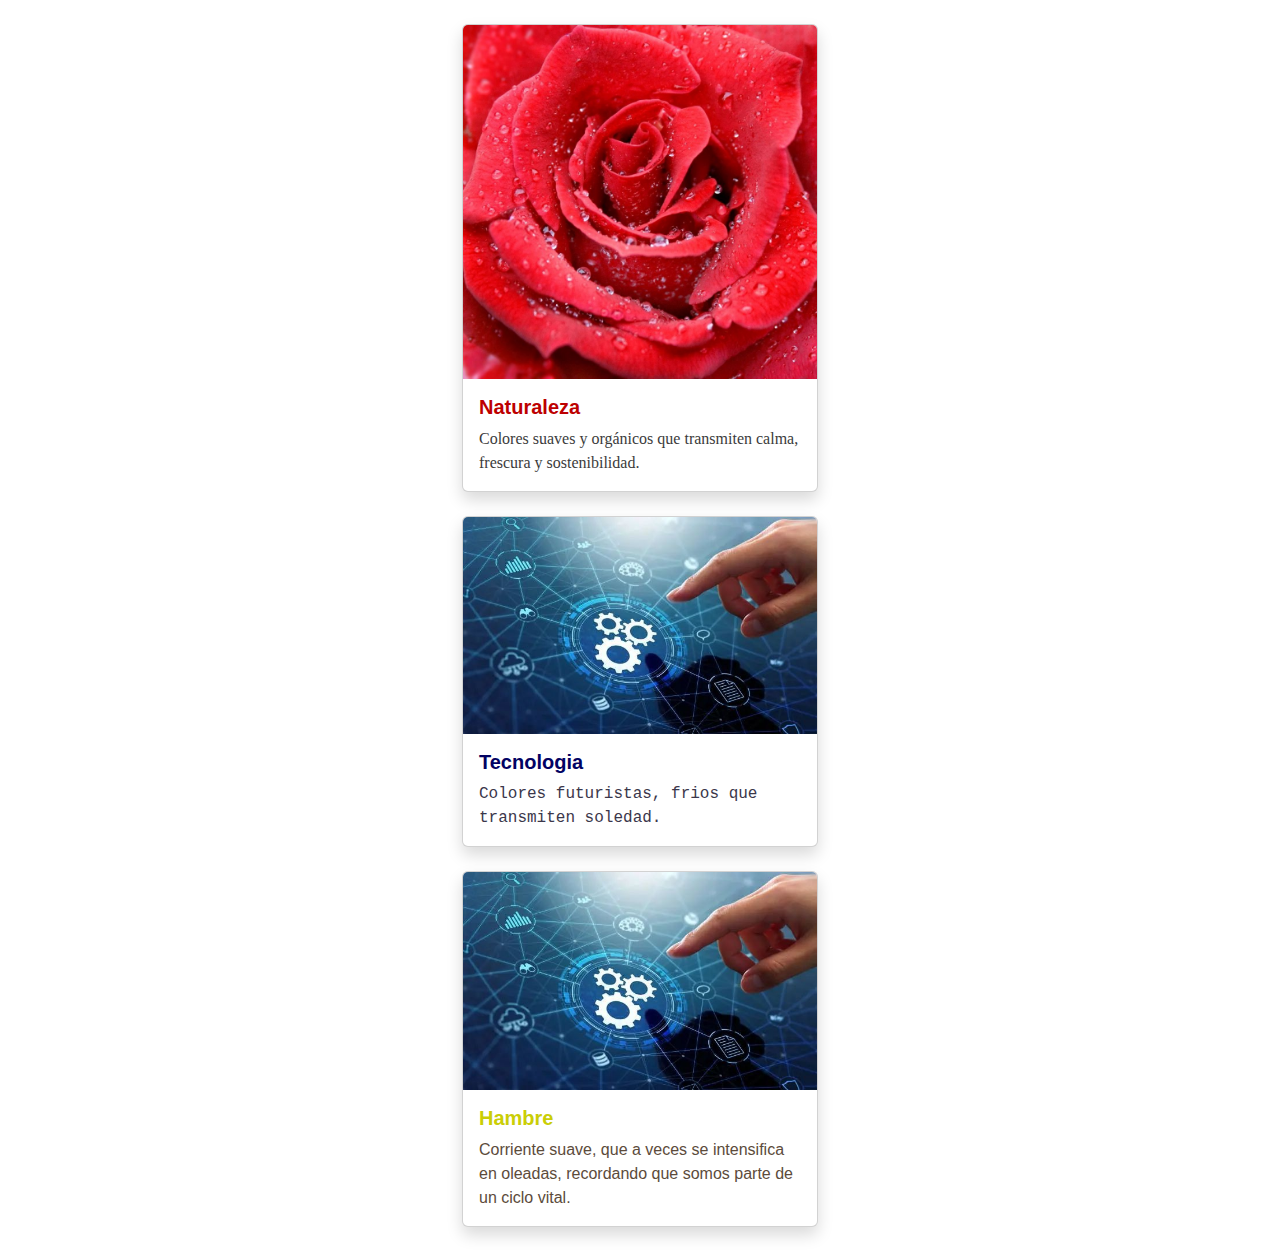
<file: Ej2/tarjetas colores.html>
<!DOCTYPE html>
<html lang="es">
<head>
  <meta charset="UTF-8">
  <meta name="viewport" content="width=device-width, initial-scale=1">
  <title>Card Bootstrap Ejemplo</title>
  <link rel="stylesheet" href="style.css">
  <!-- Bootstrap CSS -->
  <link href="https://cdn.jsdelivr.net/npm/bootstrap@5.3.3/dist/css/bootstrap.min.css" rel="stylesheet">
</head>
<body class="p-4">

  <div class="container">
    <div class="row justify-content-center">
      <div class="col-md-4">
        <!-- Card con imagen -->
        <div class="card card-amor shadow">
          <img src="amor.jpg" class="card-img-top" alt="Imagen del amor">
          <div class="card-body">
            <h5 class="card-title">Naturaleza</h5>
            <p class="card-text">
              Colores suaves y orgánicos que transmiten calma, frescura y sostenibilidad.
            </p>
          </div>
        </div>
      </div>
    </div>
  </div>
  <br>
  <div class="container">
    <div class="row justify-content-center">
      <div class="col-md-4">
        <!-- Card con imagen -->
        <div class="card card-tecno shadow">
          <img src="tecno.jpg" class="card-img-top" alt="Imagen de Tecnologia">
          <div class="card-body">
            <h5 class="card-title">Tecnologia</h5>
            <p class="card-text">
              Colores futuristas, frios que transmiten soledad.
            </p>
          </div>
        </div>
      </div>
    </div>
  </div>
  <br>
  <div class="container">
    <div class="row justify-content-center">
      <div class="col-md-4">
        <!-- Card con imagen -->
        <div class="card card-hambre shadow">
          <img src="tecno.jpg" class="card-img-top" alt="Imagen de Tecnologia">
          <div class="card-body">
            <h5 class="card-title">Hambre</h5>
            <p class="card-text">
              Corriente suave, que a veces se intensifica en oleadas, recordando que somos parte de un ciclo vital.
            </p>
          </div>
        </div>
      </div>
    </div>
  </div>

  <!-- Bootstrap JS -->
  <script src="https://cdn.jsdelivr.net/npm/bootstrap@5.3.3/dist/js/bootstrap.bundle.min.js"></script>
</body>
</html>
</file>
<file: Actividad evaluable/css/style.css>
body {
  background: linear-gradient(135deg, #e3f0ff 0%, #f9f9f9 100%);
  font-family: 'Segoe UI', Arial, sans-serif;
}

.navbar {
  box-shadow: 0 2px 8px rgba(0,0,0,0.08);
}

.navbar-brand {
  font-weight: bold;
  letter-spacing: 2px;
}

.nav-link {
  transition: color 0.2s;
}

.nav-link.active, .nav-link:hover {
  color: #ffe082 !important;
}

.card {
  border-radius: 16px;
  box-shadow: 0 4px 16px rgba(0,0,0,0.07);
  border: none;
  transition: transform 0.2s;
}

.card:hover {
  transform: translateY(-4px) scale(1.03);
  box-shadow: 0 8px 24px rgba(0,0,0,0.12);
}

.card-title {
  color: #1976d2;
  font-weight: 600;
}

.card-text {
  color: #444;
}

.btn-primary {
  background: linear-gradient(90deg, #1976d2 60%, #64b5f6 100%);
  border: none;
  font-weight: 500;
  letter-spacing: 1px;
  box-shadow: 0 2px 8px rgba(25, 118, 210, 0.12);
  transition: background 0.2s;
}

.btn-primary:hover {
  background: linear-gradient(90deg, #1565c0 60%, #42a5f5 100%);
}


footer {
  background: #1976d2;
  color: #fff;
  letter-spacing: 1px;
  font-size: 1rem;
  box-shadow: 0 -2px 8px rgba(25, 118, 210, 0.08);
}

h1, h2 {
  color: #1976d2;
  font-weight: 700;
  letter-spacing: 1px;
}

.form-label {
  color: #1976d2;
  font-weight: 500;
}

.form-control:focus {
  border-color: #1976d2;
  box-shadow: 0 0 0 0.2rem rgba(25, 118, 210, 0.15);
}
</file>
<file: AE2_DI/css/index.css>
:root {
    --brand-color: #0f172a;
    --accent-color: #3b82f6;
    --text-main: #334155;
    --bg-gradient: linear-gradient(135deg, #f0f9ff 0%, #e0f2fe 100%);
}

body {
    font-family: 'Segoe UI', system-ui, sans-serif;
    line-height: 1.8;
    color: var(--text-main);
    background: var(--bg-gradient);
    margin: 0;
    padding: 0;
    min-height: 100vh;
    display: flex;
    flex-direction: column;
}

header {
    background-color: rgba(255, 255, 255, 0.9);
    backdrop-filter: blur(10px);
    padding: 1rem 2rem;
    box-shadow: 0 1px 3px rgba(0, 0, 0, 0.05);
    position: sticky;
    top: 0;
    z-index: 100;
}

nav {
    max-width: 1200px;
    margin: 0 auto;
    display: flex;
    justify-content: space-between;
    align-items: center;
}

.logo {
    font-weight: 800;
    font-size: 1.5rem;
    color: var(--brand-color);
}

.main-content {
    max-width: 800px;
    margin: 3rem auto;
    padding: 0 2rem;
    flex: 1;
}

section {
    background: white;
    padding: 2.5rem;
    border-radius: 16px;
    box-shadow: 0 10px 15px -3px rgba(0, 0, 0, 0.1);
    margin-bottom: 3rem;
    transition: transform 0.3s ease;
}

section:hover {
    transform: translateY(-5px);
}

h2 {
    color: var(--brand-color);
    font-size: 2rem;
    margin-top: 0;
    margin-bottom: 1.5rem;
    border-bottom: 3px solid var(--accent-color);
    display: inline-block;
}

.content-block {
    display: flex;
    flex-direction: column;
    align-items: center;
    gap: 2rem;
}

.content-text {
    font-size: 1.1rem;
    text-align: justify;
}

img {
    max-width: 100%;
    height: auto;
    border-radius: 12px;
    box-shadow: 0 4px 6px rgba(0, 0, 0, 0.1);
    transition: transform 0.3s ease;
}

img:hover {
    transform: scale(1.02);
}

.cta-button {
    display: inline-block;
    background-color: var(--accent-color);
    color: white;
    padding: 12px 30px;
    border-radius: 50px;
    text-decoration: none;
    font-weight: bold;
    font-size: 1.1rem;
    box-shadow: 0 4px 6px rgba(59, 130, 246, 0.3);
    transition: all 0.3s ease;
    margin-top: 1rem;
}

.cta-button:hover {
    background-color: #2563eb;
    transform: translateY(-2px);
    box-shadow: 0 6px 8px rgba(59, 130, 246, 0.4);
}

footer {
    background-color: var(--brand-color);
    color: white;
    text-align: center;
    padding: 2rem;
    margin-top: auto;
}

@media (min-width: 768px) {
    .content-block {
        flex-direction: row;
        align-items: flex-start;
    }

    .content-block.reverse {
        flex-direction: row-reverse;
    }

    .content-text {
        flex: 1;
    }

    img {
        width: 40% !important;
        flex-shrink: 0;
    }
}

/* Navigation Links */
.nav-links {
    display: flex;
    gap: 1.5rem;
}

.nav-link {
    color: var(--text-main);
    font-weight: 500;
    transition: color 0.2s;
    text-decoration: none;
}

.nav-link:hover,
.nav-link.active {
    color: var(--accent-color);
}
</file>
<file: AE2_DI/css/styles.css>
/* Global variables */
:root {
  --primary-color: #2563eb;
  --primary-hover: #1d4ed8;
  --secondary-color: #64748b;
  --background-color: #f8fafc;
  --surface-color: #ffffff;
  --text-color: #1e293b;
  --text-light: #64748b;
  --danger-color: #ef4444;
  --danger-hover: #dc2626;
  --border-radius: 8px;
  --shadow-sm: 0 1px 2px 0 rgb(0 0 0 / 0.05);
  --shadow-md: 0 4px 6px -1px rgb(0 0 0 / 0.1), 0 2px 4px -2px rgb(0 0 0 / 0.1);
  --font-family: 'Segoe UI', system-ui, -apple-system, sans-serif;
}

body {
  font-family: var(--font-family);
  background-color: var(--background-color);
  color: var(--text-color);
  margin: 0;
  padding: 0;
  line-height: 1.6;
}

h1 {
  text-align: center;
  color: var(--text-color);
  font-weight: 700;
  margin-bottom: 2rem;
}

a {
  text-decoration: none;
  color: inherit;
}

/* Button Styles */
.btn {
  display: inline-block;
  padding: 10px 20px;
  border: none;
  border-radius: var(--border-radius);
  font-weight: 500;
  cursor: pointer;
  transition: all 0.2s ease;
  font-size: 14px;
  text-align: center;
}

.btn-primary {
  background-color: var(--primary-color);
  color: white;
}

.btn-primary:hover {
  background-color: var(--primary-hover);
  transform: translateY(-1px);
}

.btn-danger {
  background-color: var(--danger-color);
  color: white;
}

.btn-danger:hover {
  background-color: var(--danger-hover);
}

.btn-block {
  display: block;
  width: fit-content;
  margin: 20px auto;
}

/* Form Styles */
form {
  max-width: 500px;
  margin: 0 auto;
  background-color: var(--surface-color);
  padding: 2rem;
  border-radius: var(--border-radius);
  box-shadow: var(--shadow-md);
}

label {
  display: block;
  margin-bottom: 0.5rem;
  font-weight: 600;
  color: var(--text-color);
}

input,
textarea,
select {
  width: 100%;
  padding: 0.75rem;
  margin-bottom: 1.25rem;
  border: 1px solid #cbd5e1;
  border-radius: var(--border-radius);
  box-sizing: border-box;
  /* Fix for width 100% + padding */
  font-family: inherit;
  transition: border-color 0.2s;
}

input:focus,
textarea:focus,
select:focus {
  outline: none;
  border-color: var(--primary-color);
  box-shadow: 0 0 0 3px rgba(37, 99, 235, 0.1);
}

/* Table Styles - for Indicadores.html */
.table-container {
  overflow-x: auto;
  background-color: var(--surface-color);
  border-radius: var(--border-radius);
  box-shadow: var(--shadow-md);
  margin-top: 1rem;
}

table {
  width: 100%;
  border-collapse: collapse;
}

th,
td {
  padding: 0.75rem;
  text-align: left;
  border-bottom: 1px solid #e2e8f0;
}

th {
  background-color: #f1f5f9;
  font-weight: 600;
  color: var(--text-color);
}

tr:hover {
  background-color: #f8fafc;
}

/* Actions in table */
.action-buttons {
  display: flex;
  gap: 0.5rem;
}

/* Message Styles */
.message {
  margin-top: 1rem;
  text-align: center;
  font-weight: 600;
  padding: 10px;
  border-radius: var(--border-radius);
}

/* Navigation Styles */
header {
  background-color: var(--surface-color);
  padding: 1rem 2rem;
  box-shadow: var(--shadow-sm);
  position: sticky;
  top: 0;
  z-index: 100;
  border-bottom: 1px solid #e2e8f0;
}

nav {
  max-width: 1200px;
  margin: 0 auto;
  display: flex;
  justify-content: space-between;
  align-items: center;
}

.logo {
  font-weight: 800;
  font-size: 1.5rem;
  color: var(--text-color);
  text-decoration: none;
}

.nav-links {
  display: flex;
  gap: 1.5rem;
}

.nav-link {
  color: var(--secondary-color);
  font-weight: 500;
  transition: color 0.2s;
  text-decoration: none;
}

.nav-link:hover,
.nav-link.active {
  color: var(--primary-color);
}

/* Layout Container */
.container {
  max-width: 1200px;
  margin: 2rem auto;
  padding: 0 20px;
}

/* Table Action Buttons */
.action-btn {
  display: inline-flex;
  align-items: center;
  justify-content: center;
  padding: 4px 8px;
  /* Optimized for icons */
  border: none;
  border-radius: 4px;
  /* Slightly tighter radius for table buttons */
  font-size: 0.75rem;
  /* Optimized for icons */
  font-weight: 500;
  cursor: pointer;
  transition: all 0.2s ease;
  color: white;
  margin-right: 0;
  box-shadow: 0 1px 2px rgba(0, 0, 0, 0.1);
  width: 100%;
  /* Ensure full width in vertical stack */
}

.action-btn:hover {
  transform: translateY(-1px);
  box-shadow: 0 2px 4px rgba(0, 0, 0, 0.1);
}

.modify-btn {
  background-color: var(--primary-color);
}

.modify-btn:hover {
  background-color: var(--primary-hover);
}

.delete-btn {
  background-color: var(--danger-color);
}

.delete-btn:hover {
  background-color: var(--danger-hover);
}

.report-btn {
  background-color: #0d9488;
  /* Teal-600 */
}

.report-btn:hover {
  background-color: #0f766e;
  /* Teal-700 */
}
</file>
<file: Ej2/style.css>
/* Tema Naturaleza */
    .card-amor {
      font-family: 'Georgia', serif;
      background-color: #f9f4f0;
      color: #4f332f;
      border: 1px solid #cfe9dc;
    }
    .card-amor .card-title {
      font-family: 'Arial', sans-serif;
      color: #bd0000;  /* Verde bosque */
      font-weight: bold;
    }
    .card-amor .card-text {
      color: #3b3b3b;
    }
    .card-tecno {
      font-family: 'Courier New', monospace;
      background-color: #f4f4f8;
      color: #414177;
      border: 1px solid #d1d1e0;
    }
    .card-tecno .card-title {
      font-family: 'Verdana', sans-serif;
      color: #020263;  /* Azul oscuro */
      font-weight: bold;
    }
    .card-tecno .card-text {
      color: #3b374b;
    }
    .card-hambre{
      font-family: 'Tahoma', sans-serif;
      background-color: #fff4e5;
      color: #d4b505;
      border: 1px solid #f0d8c1;
    }
    .card-hambre .card-title {
      font-family: 'Impact', sans-serif;
      color: #cace06;  /* Naranja */
      font-weight: bold;
    }
    .card-hambre .card-text {
      color: #5c4b3b;
    }
</file>
